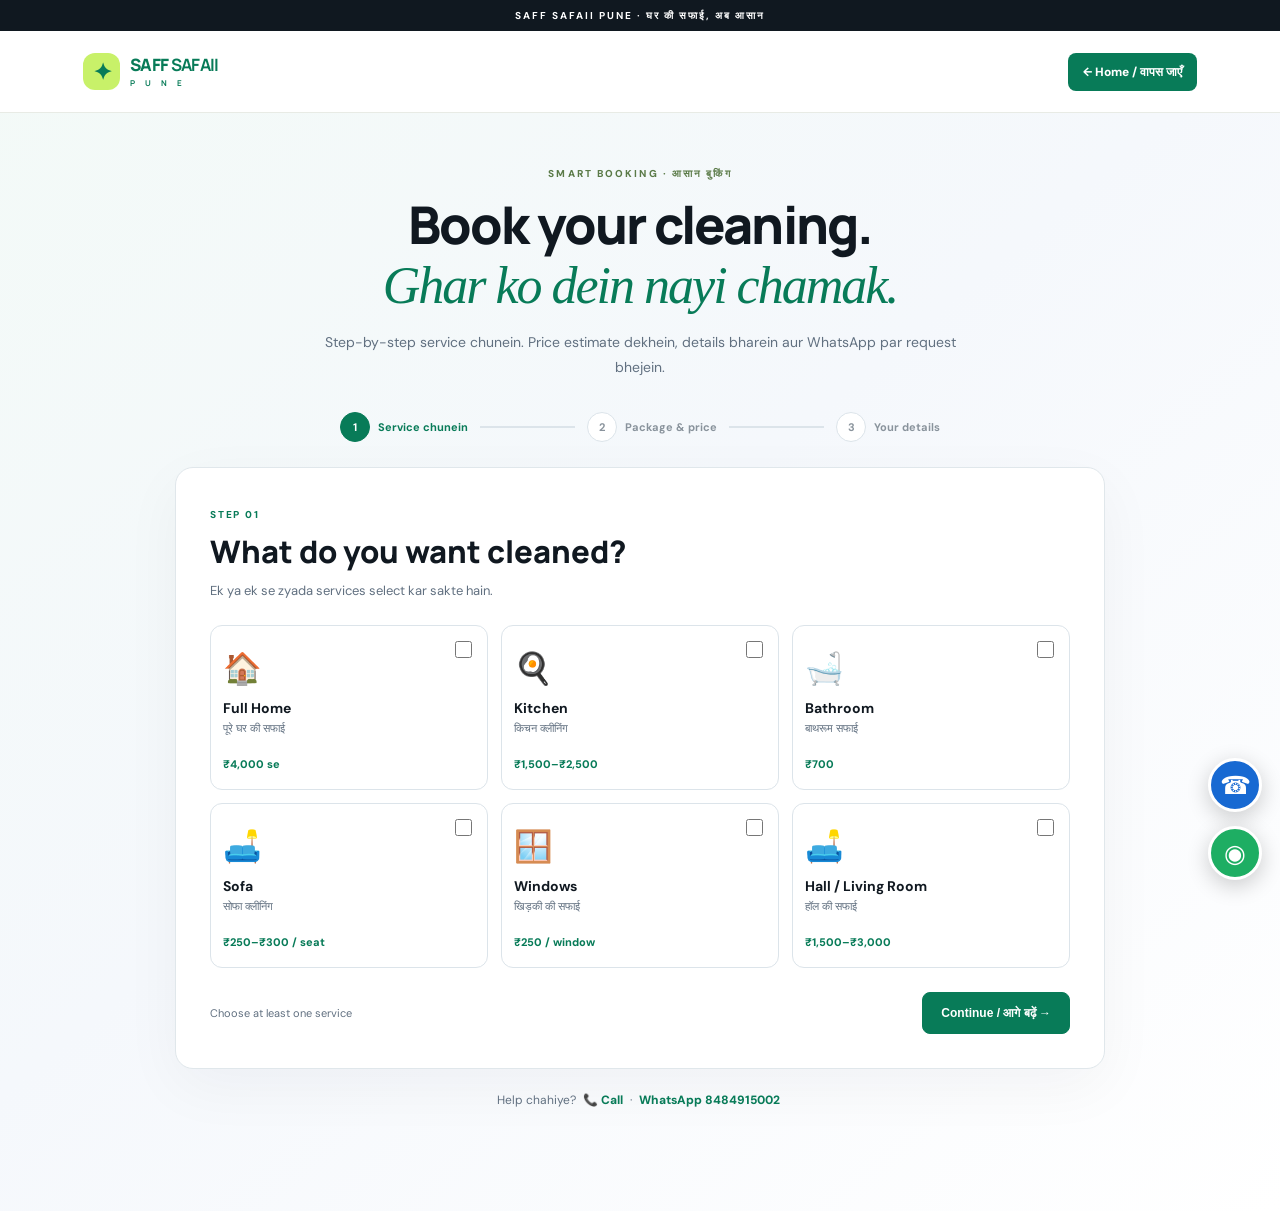
<file: booking.html>
<!doctype html>
<html lang="en-IN">
<head>
<meta charset="utf-8"><meta name="viewport" content="width=device-width,initial-scale=1"><meta name="theme-color" content="#087b58">
<title>Book a Cleaning | SAFF SAFAII PUNE</title><meta name="description" content="Book full home, kitchen, bathroom, sofa, windows and hall cleaning in Pune with SAFF SAFAII.">
<link rel="preconnect" href="https://fonts.googleapis.com"><link href="https://fonts.googleapis.com/css2?family=DM+Sans:wght@400;500;600;700&family=Manrope:wght@400;500;600;700;800&display=swap" rel="stylesheet"><link rel="stylesheet" href="style.css"><link rel="stylesheet" href="booking.css">
</head><body class="booking-page">
<div class="topline">SAFF SAFAII PUNE · घर की सफाई, अब आसान</div>
<header class="header"><a class="brand" href="index.html"><span class="brandmark">✦</span><span>SAFF <b>SAFAII</b><small>P U N E</small></span></a><a class="navcta" href="index.html">← Home / वापस जाएँ</a></header>
<main class="booking-shell"><div class="booking-title"><span class="eyebrow">SMART BOOKING · आसान बुकिंग</span><h1>Book your cleaning.<br><em>Ghar ko dein nayi chamak.</em></h1><p>Step-by-step service chunein. Price estimate dekhein, details bharein aur WhatsApp par request bhejein.</p></div>
<div class="step-track"><div class="track-item active" data-track="1"><b>1</b><span>Service chunein</span></div><i></i><div class="track-item" data-track="2"><b>2</b><span>Package & price</span></div><i></i><div class="track-item" data-track="3"><b>3</b><span>Your details</span></div></div>
<form id="multiBooking" novalidate>
<section class="step-panel active" data-step="1"><div class="panel-heading"><span>STEP 01</span><h2>What do you want cleaned?</h2><p>Ek ya ek se zyada services select kar sakte hain.</p></div><div class="service-picker">
<label class="service-option"><input type="checkbox" name="service" value="Full Home"><span class="service-icon">🏠</span><b>Full Home</b><small>पूरे घर की सफाई</small><em>₹4,000 se</em></label>
<label class="service-option"><input type="checkbox" name="service" value="Kitchen"><span class="service-icon">🍳</span><b>Kitchen</b><small>किचन क्लीनिंग</small><em>₹1,500–₹2,500</em></label>
<label class="service-option"><input type="checkbox" name="service" value="Bathroom"><span class="service-icon">🛁</span><b>Bathroom</b><small>बाथरूम सफाई</small><em>₹700</em></label>
<label class="service-option"><input type="checkbox" name="service" value="Sofa"><span class="service-icon">🛋️</span><b>Sofa</b><small>सोफा क्लीनिंग</small><em>₹250–₹300 / seat</em></label>
<label class="service-option"><input type="checkbox" name="service" value="Windows"><span class="service-icon">🪟</span><b>Windows</b><small>खिड़की की सफाई</small><em>₹250 / window</em></label>
<label class="service-option"><input type="checkbox" name="service" value="Hall"><span class="service-icon">🛋️</span><b>Hall / Living Room</b><small>हॉल की सफाई</small><em>₹1,500–₹3,000</em></label>
</div><p class="validation" id="serviceError" aria-live="polite"></p><div class="step-actions"><span>Choose at least one service</span><button type="button" class="btn btn-primary" id="toStep2">Continue / आगे बढ़ें →</button></div></section>
<section class="step-panel" data-step="2"><div class="panel-heading"><span>STEP 02</span><h2>Choose your package</h2><p>Price estimate selection ke hisaab se update hoga. Final price team confirm karegi.</p></div><div id="serviceOptions" class="service-configs"></div><div class="total-estimate"><div><small>ESTIMATED TOTAL / अनुमानित कीमत</small><b id="totalPrice">₹0</b><p>Final quote service scope aur location confirm hone ke baad milega.</p></div></div><div class="step-actions"><button type="button" class="btn btn-ghost" data-back="1">← Back</button><button type="button" class="btn btn-primary" id="toStep3">Continue / आगे बढ़ें →</button></div></section>
<section class="step-panel" data-step="3"><div class="panel-heading"><span>STEP 03</span><h2>Where should we come?</h2><p>Apni details bharein. Booking request WhatsApp par khul jayegi.</p></div><div class="customer-grid"><label>Name / आपका नाम *<input name="customerName" required maxlength="100" placeholder="Enter your full name"></label><label>Mobile number / मोबाइल *<input name="phone" required inputmode="tel" pattern="[0-9 +()-]{10,18}" maxlength="18" placeholder="10-digit mobile number"></label><label>Preferred date / तारीख *<input type="date" name="date" id="bookingDate" required></label><label>Preferred time / समय *<select name="time" required><option value="">Select time</option><option>Morning (9 AM–12 PM)</option><option>Afternoon (12 PM–3 PM)</option><option>Evening (3 PM–6 PM)</option></select></label><label class="wide">Address in Pune / पूरा पता *<textarea name="address" rows="3" required maxlength="500" placeholder="Area, society, building and landmark"></textarea></label><label class="wide">Extra instructions / अन्य जानकारी<textarea name="notes" rows="2" maxlength="500" placeholder="Any special requirement? (optional)"></textarea></label></div><div class="booking-summary" id="summary"></div><p class="validation" id="detailsError" aria-live="polite"></p><div class="step-actions"><button type="button" class="btn btn-ghost" data-back="2">← Back</button><button type="submit" class="btn btn-primary">Send on WhatsApp ↗</button></div><p class="disclaimer">Booking request bhejne se appointment confirm nahi hoti. Team date, availability aur final price confirm karegi.</p></section>
</form><div class="help-line">Help chahiye? <a href="tel:+918484915002">📞 Call</a> · <a href="https://wa.me/918484915002" target="_blank" rel="noopener">WhatsApp 8484915002</a></div></main>
<a class="floating-call" href="tel:+918484915002" aria-label="Call SAFF SAFAII PUNE">☎</a><a class="floating-wa" href="https://wa.me/918484915002" target="_blank" rel="noopener" aria-label="Chat on WhatsApp">◉</a>
<script src="booking.js"></script></body></html>
</file>
<file: style.css>
:root{--green:#0a4638;--deep:#062e26;--mint:#dcece2;--lime:#d5ef79;--paper:#f8f8f3;--ink:#172820;--muted:#68776d;--line:#dce3dc;--white:#fff;--serif:Georgia,'Times New Roman',serif}*{box-sizing:border-box}html{scroll-behavior:smooth;scroll-padding-top:90px}body{margin:0;background:var(--paper);color:var(--ink);font-family:'DM Sans',sans-serif}a{color:inherit;text-decoration:none}.topline{background:var(--deep);color:#d9e7d9;text-align:center;padding:9px 16px;font-size:10px;letter-spacing:2px;font-weight:700}.header{height:82px;padding:0 6.5%;display:flex;align-items:center;justify-content:space-between;background:var(--paper);position:sticky;top:0;z-index:20;border-bottom:1px solid #e8ebe5}.brand{display:flex;align-items:center;gap:10px;color:var(--green);font-family:Manrope,sans-serif;font-size:17px;font-weight:800;letter-spacing:-.7px;line-height:1}.brandmark{display:grid;place-items:center;background:var(--lime);width:37px;height:37px;border-radius:12px;font-size:23px}.brand small{display:block;font-size:8px;letter-spacing:4px;margin-top:6px;font-weight:700}.header nav{display:flex;align-items:center;gap:27px;font-size:12px;font-weight:700}.header nav>a:not(.navcta):hover,.textlink:hover{color:#618b36}.navcta{background:var(--green);color:white;padding:13px 17px;border-radius:5px}.menu{display:none;border:0;background:none;font-size:24px}.hero{padding:60px 6.5% 66px;display:grid;grid-template-columns:1.03fr .97fr;gap:5%;align-items:center;background:#f0f2e9}.hero-copy{padding:15px 0}.eyebrow{font-size:10px;letter-spacing:2.1px;font-weight:800;color:#5a7a47;display:inline-flex;align-items:center;gap:9px}.eyebrow i{width:7px;height:7px;border-radius:50%;background:#8bbd46;display:inline-block}.hero h1,.section h2,.booking h2{font-family:Manrope,sans-serif;font-size:clamp(38px,5vw,65px);letter-spacing:-3px;line-height:1.06;margin:22px 0 18px;font-weight:700;color:var(--deep)}h1 em,h2 em{font-family:var(--serif);font-weight:400;color:#71914c;letter-spacing:-2px}.hero-copy>p,.section-head>p,.included-copy>p,.beforeafter>div>p,.equipment-copy>p,.booking-intro>p{font-size:14px;line-height:1.9;color:#637168;max-width:470px}.hero-actions{display:flex;flex-wrap:wrap;gap:12px;margin:26px 0 32px}.btn{border:0;border-radius:5px;display:inline-flex;align-items:center;justify-content:center;gap:18px;padding:15px 20px;font-size:12px;font-weight:800;cursor:pointer;transition:transform .2s,background .2s}.btn:hover{transform:translateY(-2px)}.btn-primary{background:var(--green);color:#fff}.btn-primary:hover{background:var(--deep)}.btn-ghost{border:1px solid #c8d0c6;color:var(--green);background:transparent}.trustline{display:flex;align-items:center;gap:9px 12px;flex-wrap:wrap}.trusticon{width:28px;height:28px;display:grid;place-items:center;background:#e0e9d8;border-radius:50%;color:var(--green)}.trustline b,.trustline small{display:block}.trustline b{font-size:10px}.trustline small{font-size:9px;color:var(--muted);margin-top:4px}.hero-art{position:relative;min-height:470px;height:100%;max-height:580px}.hero-art>img{width:100%;height:100%;min-height:470px;object-fit:cover;border-radius:48% 48% 5px 5px}.floating-card{position:absolute;left:-28px;bottom:36px;background:white;padding:17px 20px;display:flex;gap:12px;align-items:center;box-shadow:0 15px 50px #1a3a281c;border-radius:7px}.spark{font-size:26px;color:#709444}.floating-card b,.floating-card small{display:block}.floating-card b{font-size:12px}.floating-card small{font-size:10px;color:var(--muted);margin-top:5px}.round-stamp{position:absolute;right:-20px;top:28px;border-radius:50%;background:var(--lime);width:87px;height:87px;display:grid;place-content:center;text-align:center;font-size:9px;letter-spacing:2px;line-height:1.5;transform:rotate(9deg)}.round-stamp b{font-size:13px}.metrics{background:var(--green);color:#f7f8ee;padding:25px 8%;display:grid;grid-template-columns:repeat(3,1fr);gap:20px}.metrics>div{display:flex;align-items:center;justify-content:center;gap:14px;font-size:12px}.metrics b{color:var(--lime);font-size:21px;font-family:var(--serif);font-weight:400}.section{padding:100px 8%}.section-head{display:flex;align-items:end;justify-content:space-between;gap:30px;margin-bottom:38px}.section h2,.booking h2{font-size:clamp(34px,4vw,51px);margin:14px 0 0;letter-spacing:-2.5px}.section-head>p{max-width:340px;margin-bottom:4px}.service-grid{display:grid;grid-template-columns:repeat(3,1fr);gap:17px}.service-card{background:white;border:1px solid #e8eae3;overflow:hidden;border-radius:7px}.service-card img{width:100%;height:180px;object-fit:cover;display:block}.service-card>div{padding:22px}.service-card span{font-size:9px;letter-spacing:1.5px;font-weight:800;color:#789251}.service-card h3{font-family:Manrope,sans-serif;font-size:19px;letter-spacing:-.6px;margin:13px 0 8px}.service-card p{font-size:12px;line-height:1.8;color:var(--muted);min-height:43px}.service-card a,.textlink{display:inline-block;font-size:11px;font-weight:800;color:var(--green);margin-top:9px}.service-feature{grid-column:span 2;display:grid;grid-template-columns:1fr 1fr}.service-feature img{height:100%;min-height:300px}.service-feature>div{padding:28px;align-self:center}.service-feature h3{font-size:24px}.pricing-section{background:#eef1e8}.price-grid{display:grid;grid-template-columns:repeat(4,1fr);gap:13px}.price-card{background:#fff;padding:22px 18px;border:1px solid #dfe5d9;border-radius:6px;position:relative}.price-card.popular{border:1px solid #71914c;box-shadow:0 12px 32px #163f2510}.price-card .tag{position:absolute;top:-10px;right:12px;background:var(--lime);padding:5px 8px;font-size:8px;font-weight:800;letter-spacing:.7px}.price-card>small{font-size:10px;color:var(--muted);font-weight:700}.price-card h3{font-family:Manrope,sans-serif;font-size:26px;margin:9px 0 15px;color:var(--green)}.price-card .price{font-size:23px;font-weight:800;letter-spacing:-1px}.price-card .price-note{font-size:10px;color:var(--muted);line-height:1.6;min-height:33px;margin:8px 0 18px}.price-card .wallprice{font-size:11px;border-top:1px solid var(--line);padding-top:13px;line-height:1.8}.price-card .wallprice b{display:block;font-size:14px}.price-card button{margin-top:17px;width:100%;padding:12px 5px;font-size:10px}.fineprint{font-size:10px;line-height:1.7;color:#7a867d;margin-top:17px}.included{display:grid;grid-template-columns:1fr 1fr;gap:8%;align-items:center}.included-photo{position:relative}.included-photo img{width:100%;height:460px;object-fit:cover;border-radius:4px}.included-photo>span{position:absolute;bottom:18px;left:18px;background:var(--lime);padding:11px 14px;font-size:9px;letter-spacing:1.4px;font-weight:800}.included-copy h2{margin-bottom:20px}.check-list{padding:0;list-style:none;margin:23px 0}.check-list li{font-size:12px;padding:12px 0;border-bottom:1px solid var(--line)}.check-list li:before{content:'✓';color:#668d43;margin-right:12px;font-weight:800}.beforeafter{background:var(--deep);color:#fff;display:grid;grid-template-columns:.85fr 1.15fr;align-items:center;gap:8%}.beforeafter .eyebrow{color:var(--lime)}.beforeafter h2{color:#fff}.beforeafter h2 em{color:var(--lime)}.beforeafter>div>p{color:#c4d2c7}.beforeafter img{width:100%;height:360px;object-fit:cover;border-radius:5px}.why{background:#f3f4ee}.why-grid{display:grid;grid-template-columns:repeat(3,1fr);gap:18px}.why-grid article{padding:27px;background:white;border:1px solid #e6e9e1;border-radius:5px}.why-grid article>span{font-size:25px;color:#6d904a}.why-grid h3,.steps h3{font-size:16px;margin:19px 0 9px}.why-grid p,.steps p{font-size:12px;line-height:1.8;color:var(--muted);margin:0}.steps{display:grid;grid-template-columns:repeat(3,1fr);gap:30px}.steps article{border-top:1px solid #cdd7ca;padding-top:19px}.steps article>b{font-family:var(--serif);font-size:30px;color:#72904e;font-weight:400}.equipment{background:#e9eee4;display:grid;grid-template-columns:1fr 1fr;align-items:center;gap:8%}.equipment-image img{width:100%;height:360px;object-fit:cover;border-radius:5px}.review-placeholder{display:flex;align-items:center;gap:22px;background:white;border:1px solid var(--line);padding:25px;border-radius:5px}.review-placeholder>span{font-family:var(--serif);font-size:65px;color:#799b53}.review-placeholder h3{margin:0 0 7px;font-size:16px}.review-placeholder p{margin:0;font-size:12px;color:var(--muted)}.review-placeholder>a{margin-left:auto;white-space:nowrap;color:var(--green);font-size:11px;font-weight:800}.faq{background:#eef1e8}.faq-list{max-width:820px}.faq-list details{border-bottom:1px solid #d2dacf;padding:20px 0}.faq-list summary{cursor:pointer;list-style:none;font-size:14px;font-weight:700;display:flex;justify-content:space-between;gap:15px}.faq-list summary::-webkit-details-marker{display:none}.faq-list summary span{font-size:20px;color:#628545}.faq-list details p{font-size:12px;line-height:1.8;color:var(--muted);max-width:650px}.booking{background:#f8f8f3;display:grid;grid-template-columns:.72fr 1.28fr;gap:8%;align-items:start}.booking-intro h2{font-size:clamp(38px,4.5vw,57px)}.contact-card{display:flex;align-items:center;gap:15px;padding:19px;background:#e9eee4;border-radius:5px;margin-top:30px;max-width:300px}.contact-icon{width:39px;height:39px;border-radius:50%;background:var(--green);color:#fff;display:grid;place-items:center;font-size:19px}.contact-card small,.contact-card b,.contact-card a{display:block}.contact-card small{font-size:9px;letter-spacing:1.5px;color:var(--muted)}.contact-card b{font-size:18px;margin:5px 0}.contact-card a{font-size:10px;color:var(--green);font-weight:800}.privacy-note{font-size:10px;color:var(--muted);line-height:1.7;margin-top:20px}.booking-form{background:#fff;border:1px solid #e3e8df;padding:27px;border-radius:7px;box-shadow:0 15px 45px #193a2108}.form-top{display:flex;justify-content:space-between;gap:12px;padding-bottom:20px;border-bottom:1px solid var(--line);margin-bottom:20px;font-size:10px;letter-spacing:1.5px;font-weight:800;color:var(--green)}.form-top .required{letter-spacing:0;color:var(--muted);font-weight:500}.form-grid{display:grid;grid-template-columns:1fr 1fr;gap:17px}.form-grid label{font-size:11px;font-weight:700;color:#34483b;display:block}.form-grid input,.form-grid select,.form-grid textarea{width:100%;margin-top:8px;border:1px solid #dce3dc;background:#fbfcf9;border-radius:4px;padding:12px 11px;font:12px 'DM Sans',sans-serif;color:var(--ink);outline:none}.form-grid input:focus,.form-grid select:focus,.form-grid textarea:focus{border-color:#76984f;box-shadow:0 0 0 3px #dcebd2}.form-grid textarea{resize:vertical}.form-grid .full{grid-column:1/-1}.estimate{display:flex;align-items:center;justify-content:space-between;gap:15px;background:#eef3e9;padding:16px;margin:22px 0}.estimate span{font-size:11px;color:var(--muted)}.estimate b{font-size:17px;color:var(--green);text-align:right}.submit-btn{width:100%;justify-content:space-between}.form-message{font-size:12px;line-height:1.7;color:var(--green)}.areas{text-align:center;background:var(--lime);padding:66px 8%}.areas .eyebrow{color:#47652f}.areas h2{font-size:clamp(32px,4vw,46px);margin:14px 0}.areas p{font-size:13px;color:#465b3b;line-height:1.8}.btn-light{background:var(--green);color:white;margin-top:12px}.footer{background:#062e26;color:#f5f6ee;padding:42px 8% 20px}.footer-main{display:flex;align-items:center;justify-content:space-between;gap:25px;padding-bottom:35px}.brand-light{color:#fff}.footer-main>p{font-size:11px;color:#b7c7bb}.footer-main>a:last-child{font-size:11px;font-weight:700;color:var(--lime)}.footer-bottom{border-top:1px solid #315447;padding-top:17px;display:flex;justify-content:space-between;gap:15px;font-size:10px;color:#b6c6ba}.footer-bottom a{color:var(--lime)}.floating-wa{position:fixed;bottom:20px;right:20px;width:53px;height:53px;border-radius:50%;display:grid;place-items:center;background:#1eae63;color:white;font-size:27px;box-shadow:0 5px 22px #0003;z-index:30}
@media(max-width:850px){.header{padding:0 5%;height:72px}.menu{display:block;color:var(--green)}.header nav{display:none;position:absolute;top:71px;left:0;right:0;background:var(--paper);padding:20px 5%;border-bottom:1px solid var(--line);flex-direction:column;align-items:stretch;gap:19px}.header nav.open{display:flex}.navcta{text-align:center}.hero{padding:44px 6% 55px;grid-template-columns:1fr;gap:32px}.hero h1{font-size:clamp(43px,10vw,64px)}.hero-art{min-height:350px;max-height:490px;margin:0 10px}.hero-art>img{min-height:350px}.floating-card{left:-10px}.round-stamp{right:-13px}.metrics{padding:23px 5%;gap:10px}.metrics>div{font-size:10px;gap:8px}.metrics b{font-size:17px}.section{padding:70px 6%}.section-head{align-items:start;flex-direction:column;gap:13px}.section-head>p{margin:0}.service-grid{grid-template-columns:1fr 1fr}.service-feature{grid-column:1/-1}.price-grid{grid-template-columns:1fr 1fr;gap:16px}.included,.beforeafter,.equipment,.booking{grid-template-columns:1fr;gap:32px}.included-photo img{height:350px}.beforeafter img{height:300px;order:-1}.equipment-image img{height:300px}.booking{gap:28px}.booking-intro>p{max-width:500px}.footer-main{flex-wrap:wrap}.footer-main>p{width:100%;order:3;margin:0}.review-placeholder{flex-wrap:wrap}.review-placeholder>a{margin-left:0}}
@media(max-width:480px){.topline{font-size:8px;letter-spacing:1.2px}.brand{font-size:15px}.brandmark{width:33px;height:33px}.hero{padding-top:34px}.hero-copy>p{font-size:13px}.trustline{display:grid;grid-template-columns:28px 1fr;gap:8px 10px}.hero-art{min-height:310px}.hero-art>img{min-height:310px}.metrics{grid-template-columns:1fr;gap:13px}.metrics>div{justify-content:flex-start;padding-left:12%}.section{padding:58px 5%}.section h2{font-size:36px}.service-grid{grid-template-columns:1fr}.service-feature{grid-template-columns:1fr}.service-feature img{height:200px;min-height:0}.service-card img{height:200px}.service-card p{min-height:0}.price-grid{gap:10px}.price-card{padding:17px 12px}.price-card h3{font-size:23px}.price-card .price{font-size:20px}.price-card button{font-size:9px}.included-photo img{height:300px}.why-grid,.steps{grid-template-columns:1fr;gap:14px}.why-grid article{padding:22px}.steps article{padding-top:15px}.equipment-image img{height:250px}.review-placeholder{gap:12px;padding:18px}.review-placeholder>span{font-size:45px}.review-placeholder>div{flex:1;min-width:180px}.faq-list summary{font-size:12px}.booking-form{padding:19px 14px}.form-grid{grid-template-columns:1fr;gap:15px}.form-grid .full{grid-column:auto}.form-top{font-size:9px}.estimate{align-items:flex-start;flex-direction:column}.estimate b{text-align:left}.footer{padding:34px 6% 18px}.footer-main{align-items:flex-start;flex-direction:column;gap:17px}.footer-bottom{flex-wrap:wrap}.footer-bottom span:nth-child(2){display:none}.floating-wa{right:13px;bottom:13px;width:48px;height:48px}}
/* Updated brand palette: green + blue + black + white */
:root{--green:#087b58;--deep:#101820;--mint:#e3f5ec;--lime:#c8f169;--paper:#ffffff;--ink:#111820;--muted:#5f6d7a;--line:#dce4ea;--white:#fff}
body{background:#fff;color:#111820}.topline,.footer{background:#101820}.brandmark{background:#c8f169}.header{background:#fff}.navcta,.btn-primary{background:#087b58;color:#fff;border-color:#087b58}.btn-ghost{border-color:#cfdbe5;color:#101820;background:#fff}.pricing-section,.faq{background:#f1f7fb}.included,.equipment{background:#eef8f3}.why{background:#f4f7fa}.areas{background:#c8f169;color:#101820}.floating-call{position:fixed;right:20px;bottom:86px;width:53px;height:53px;border-radius:50%;display:grid;place-items:center;background:#1769d2;color:#fff;font-size:24px;box-shadow:0 5px 22px #0003;z-index:31;border:3px solid white}.floating-wa{bottom:20px;right:20px;background:#1eae63;border:3px solid white}.price-card .price{color:#087b58}.section-head h2 em,.hero h1 em{color:#087b58}.service-card a,.textlink{color:#087b58}.metrics b{color:#1769d2}.faq-list summary span{color:#1769d2}
@media(max-width:480px){.floating-call{right:13px;bottom:75px;width:48px;height:48px}.floating-wa{right:13px;bottom:13px;width:48px;height:48px}}
</file>
<file: booking.css>
:root{--green:#087b58;--deep:#101820;--mint:#e4f6ee;--lime:#c8f169;--paper:#f7fafc;--ink:#111820;--muted:#617080;--line:#dce4ea;--white:#fff}
body.booking-page{background:linear-gradient(140deg,#f3faf7 0%,#f5f8fc 48%,#fff 100%);min-height:100vh}.booking-page .topline{background:#101820;color:#fff}.booking-page .brandmark{background:#c8f169}.booking-page .header{background:#fff}.booking-page .navcta{background:#087b58;color:#fff;padding:11px 15px;border-radius:8px;font-size:12px;font-weight:800}.booking-shell{width:min(100% - 32px,930px);margin:0 auto;padding:48px 0 80px}.booking-title{text-align:center;max-width:680px;margin:0 auto 32px}.booking-title h1{font:800 clamp(32px,5vw,52px)/1.13 Manrope,sans-serif;letter-spacing:-1.8px;margin:14px 0;color:#101820}.booking-title h1 em{font-family:Georgia,serif;color:#087b58;font-weight:400}.booking-title p{color:#617080;line-height:1.8;font-size:14px}.step-track{display:flex;align-items:center;justify-content:center;gap:12px;margin:0 auto 25px;max-width:600px}.step-track>i{height:2px;background:#dce4ea;flex:1;max-width:100px}.track-item{display:flex;align-items:center;gap:8px;color:#89939c;font-size:11px;font-weight:700;white-space:nowrap}.track-item b{width:30px;height:30px;border-radius:50%;display:grid;place-items:center;border:1px solid #dce4ea;background:white}.track-item.active{color:#087b58}.track-item.active b,.track-item.done b{background:#087b58;border-color:#087b58;color:white}.step-panel{display:none;background:#fff;border:1px solid #e0e7eb;border-radius:18px;padding:clamp(18px,4vw,34px);box-shadow:0 18px 60px #1020300b}.step-panel.active{display:block;animation:appear .22s ease}@keyframes appear{from{opacity:.6;transform:translateY(5px)}to{opacity:1;transform:translateY(0)}}.panel-heading>span{font-size:10px;letter-spacing:1.8px;font-weight:800;color:#087b58}.panel-heading h2{font:800 clamp(22px,3vw,31px)/1.2 Manrope,sans-serif;margin:10px 0;color:#101820}.panel-heading p{color:#617080;font-size:13px;line-height:1.7;margin:0 0 23px}.service-picker{display:grid;grid-template-columns:repeat(3,1fr);gap:13px}.service-option{position:relative;border:1px solid #dce4ea;border-radius:12px;padding:18px 12px;display:flex;flex-direction:column;align-items:flex-start;cursor:pointer;transition:.2s;min-height:165px}.service-option:has(input:checked){border:2px solid #087b58;background:#f0fbf5;box-shadow:0 5px 20px #087b5814;padding:17px 11px}.service-option input{position:absolute;top:12px;right:12px;width:17px;height:17px;accent-color:#087b58}.service-icon{font-size:31px;margin:4px 0 10px}.service-option b{font-size:14px;color:#101820}.service-option small{font-size:11px;color:#617080;margin-top:4px}.service-option em{font-size:11px;color:#087b58;font-style:normal;font-weight:800;margin-top:auto;padding-top:13px}.step-actions{display:flex;justify-content:space-between;align-items:center;gap:12px;margin-top:24px}.step-actions>span{font-size:11px;color:#617080}.btn{cursor:pointer}.btn-primary{background:#087b58;color:white;border:1px solid #087b58}.btn-ghost{background:#fff;color:#101820;border:1px solid #dce4ea}.step-actions .btn{padding:13px 18px;border-radius:8px;font-size:12px;font-weight:800}.validation{font-size:12px;color:#b42318;min-height:0;margin:10px 0 0}.service-configs{display:grid;gap:14px}.config-card{border:1px solid #dce4ea;border-radius:12px;padding:18px;background:#fbfdfc}.config-card h3{font-size:15px;margin:0 0 13px}.config-fields{display:grid;grid-template-columns:repeat(2,minmax(0,1fr));gap:13px}.config-fields label,.customer-grid label{font-size:11px;font-weight:700;color:#334155;display:flex;flex-direction:column;gap:7px}.config-fields select,.config-fields input,.customer-grid input,.customer-grid select,.customer-grid textarea{width:100%;border:1px solid #dce4ea;border-radius:8px;background:#fff;padding:12px;font:13px 'DM Sans',sans-serif;color:#101820;min-width:0}.config-fields small{font-size:10px;color:#617080;line-height:1.5}.total-estimate{margin-top:18px;background:#101820;color:white;border-radius:12px;padding:20px;display:flex;justify-content:space-between}.total-estimate small{font-size:10px;letter-spacing:1.3px;color:#c8f169;font-weight:800}.total-estimate b{display:block;font-size:28px;margin:8px 0}.total-estimate p{font-size:11px;line-height:1.6;color:#d0d8df;margin:0}.customer-grid{display:grid;grid-template-columns:1fr 1fr;gap:16px}.customer-grid .wide{grid-column:1/-1}.customer-grid textarea{resize:vertical}.booking-summary{background:#f0fbf5;border:1px solid #cbe9d9;padding:15px;border-radius:10px;margin-top:20px;font-size:12px;line-height:1.8;white-space:pre-line}.disclaimer{font-size:10px;line-height:1.6;color:#617080}.help-line{text-align:center;font-size:12px;color:#617080;margin:23px 0}.help-line a{font-weight:800;color:#087b58;margin:0 4px}.floating-call,.floating-wa{position:fixed;right:18px;width:54px;height:54px;border-radius:50%;display:grid;place-items:center;color:white;font-size:25px;box-shadow:0 6px 22px #0003;z-index:30;border:3px solid white}.floating-call{bottom:88px;background:#1769d2}.floating-wa{bottom:20px;background:#1eae63}.booking-page .floating-call{bottom:88px}@media(max-width:600px){.booking-shell{width:calc(100% - 20px);padding:30px 0 65px}.booking-title{margin-bottom:24px}.booking-title h1{letter-spacing:-1px}.step-track{gap:6px}.track-item{gap:5px;font-size:9px}.track-item b{width:26px;height:26px}.step-track>i{max-width:35px}.step-panel{padding:17px 13px;border-radius:13px}.service-picker{grid-template-columns:repeat(2,minmax(0,1fr));gap:9px}.service-option{padding:14px 10px;min-height:152px}.service-option:has(input:checked){padding:13px 9px}.service-option b{font-size:12px}.service-option small,.service-option em{font-size:10px}.service-icon{font-size:28px}.step-actions{align-items:stretch;flex-wrap:wrap}.step-actions>span{width:100%}.step-actions .btn{flex:1;padding:12px 9px;font-size:11px}.config-fields,.customer-grid{grid-template-columns:1fr}.customer-grid .wide{grid-column:auto}.total-estimate{padding:17px}.floating-call,.floating-wa{right:12px;width:48px;height:48px}.floating-call{bottom:77px}.floating-wa{bottom:17px}}
</file>
